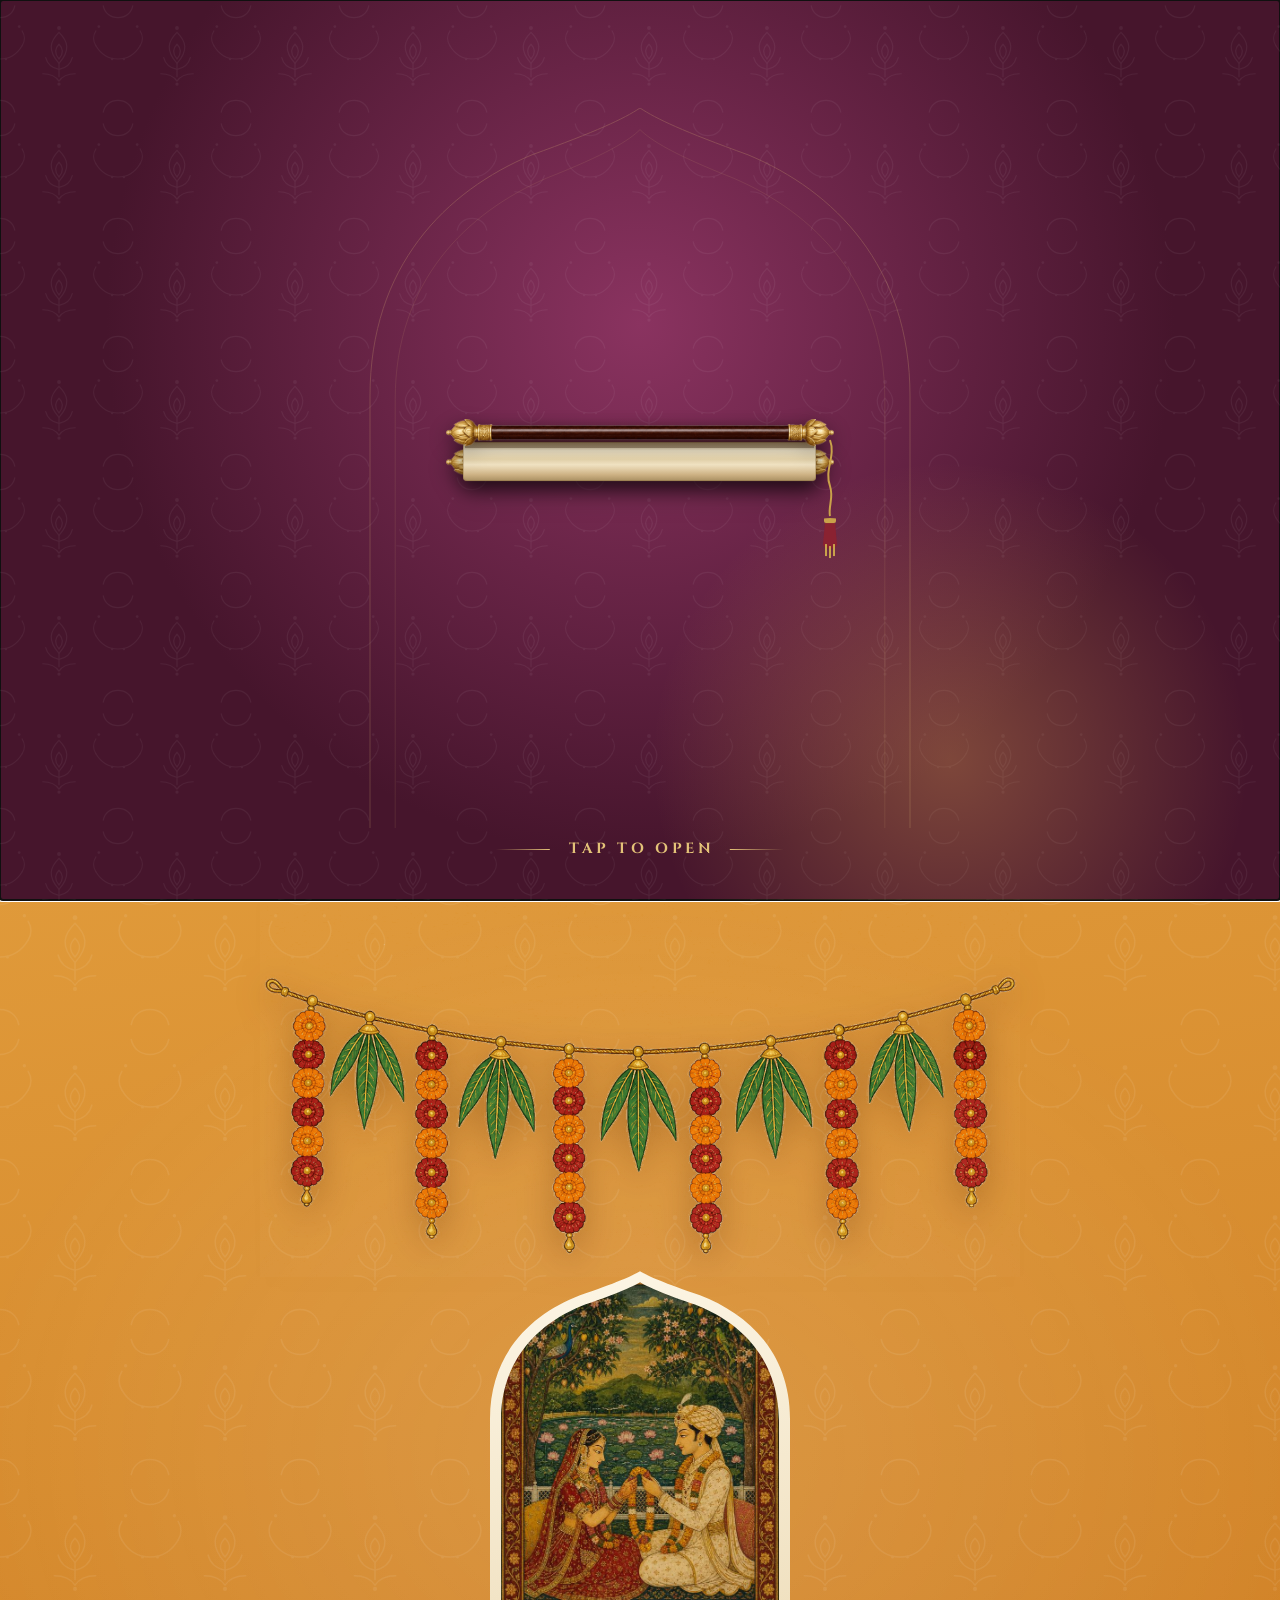
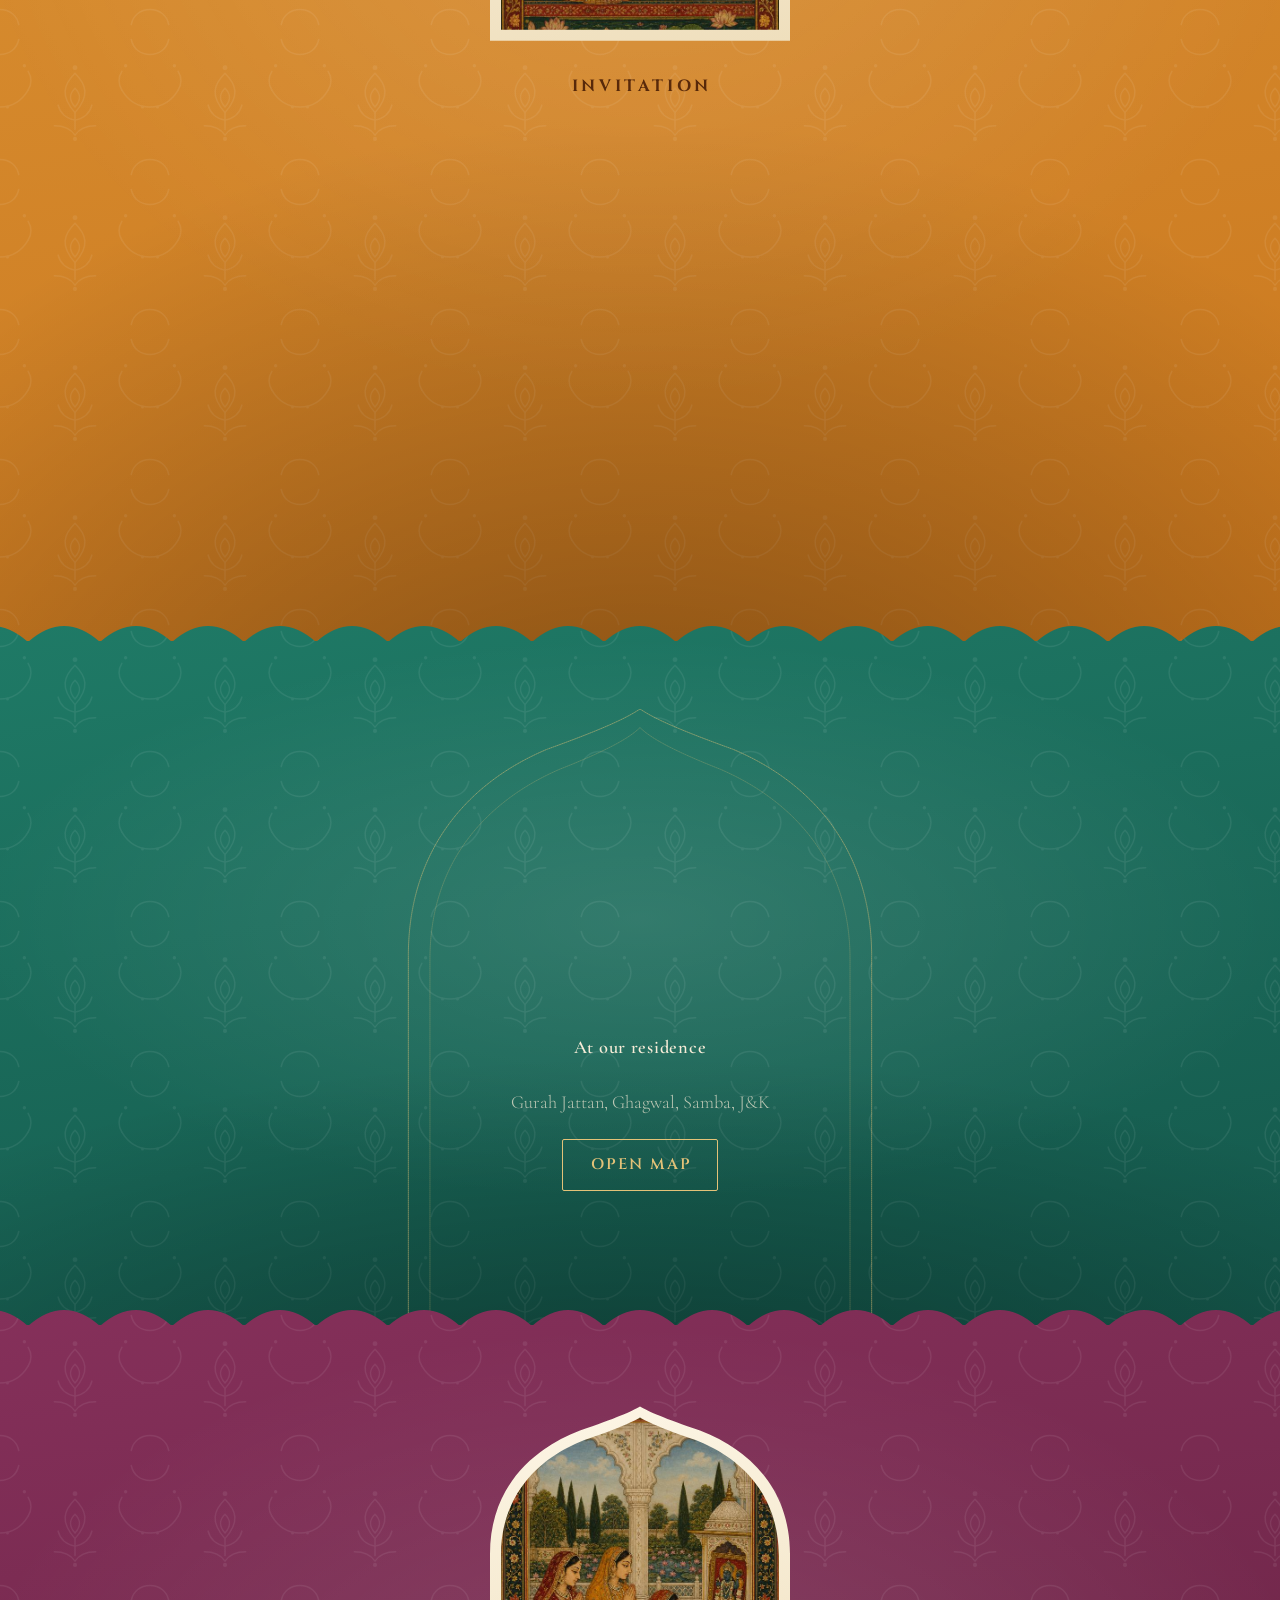
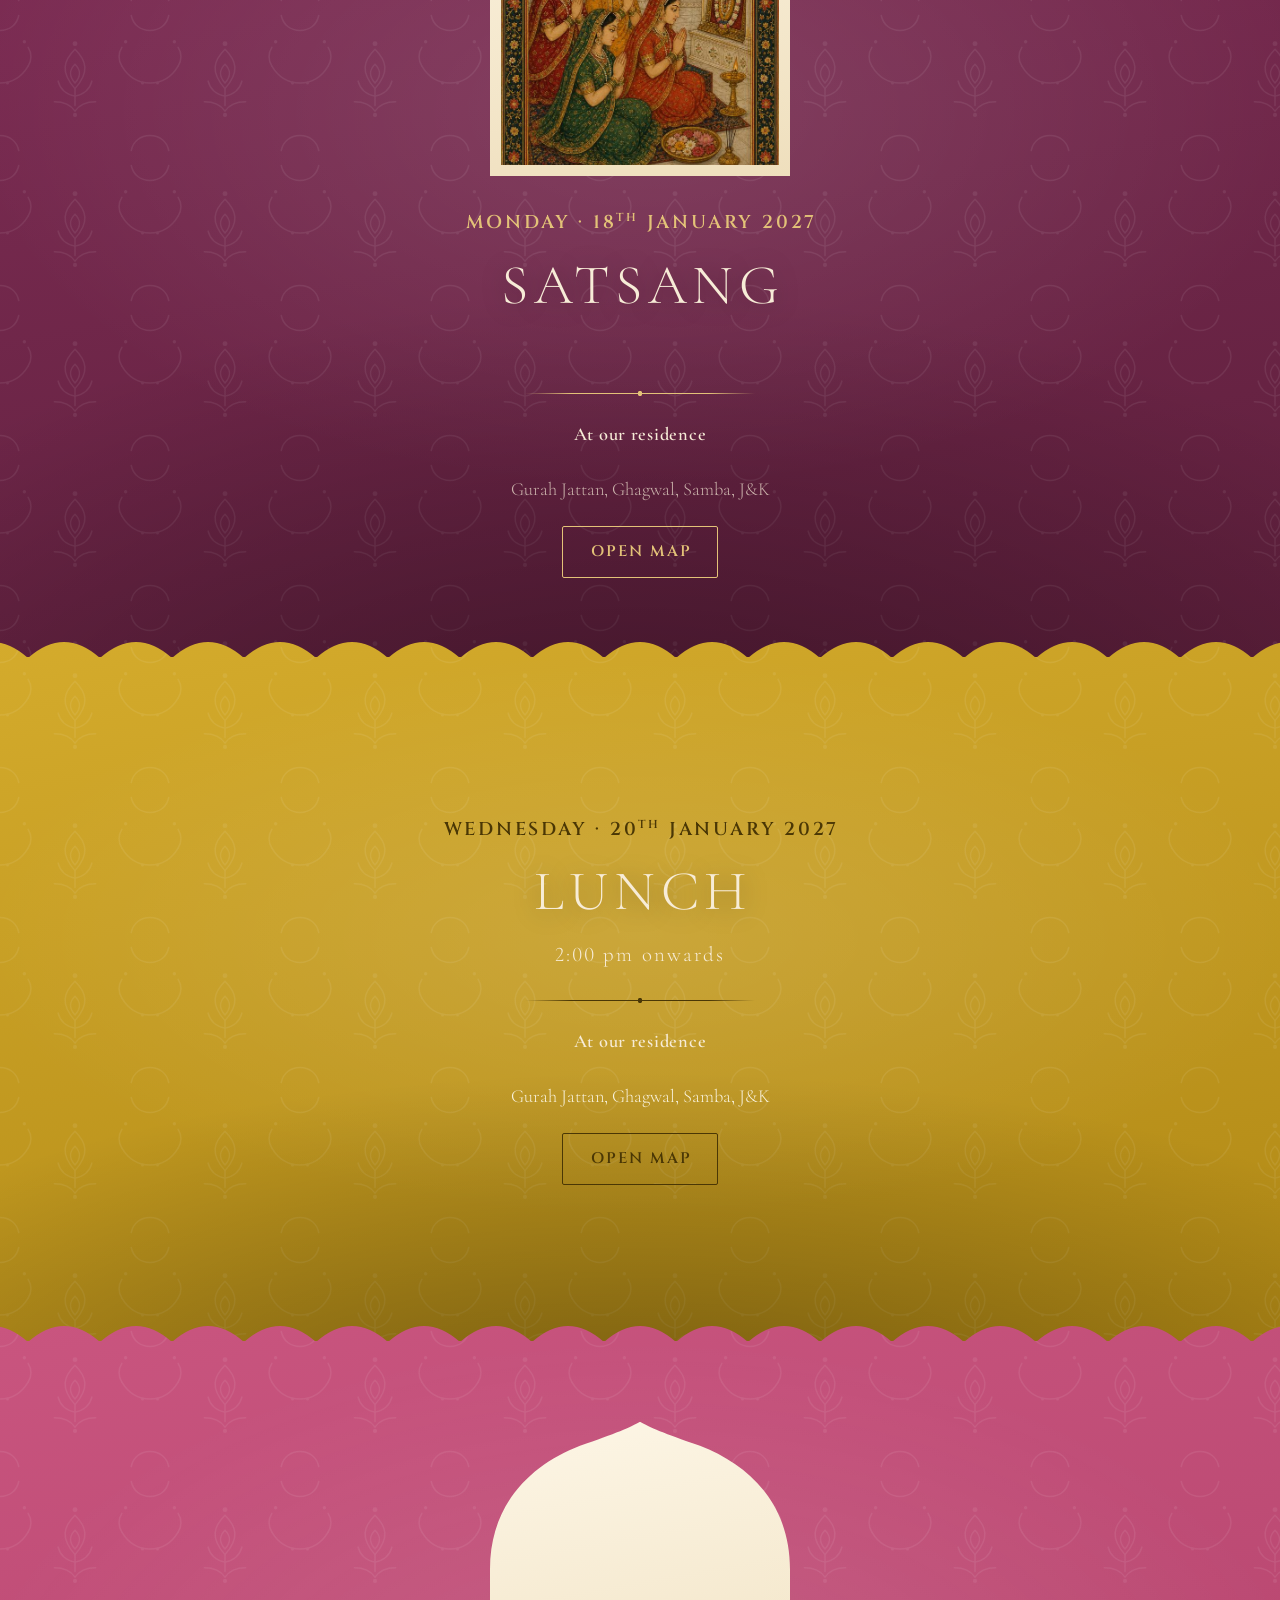
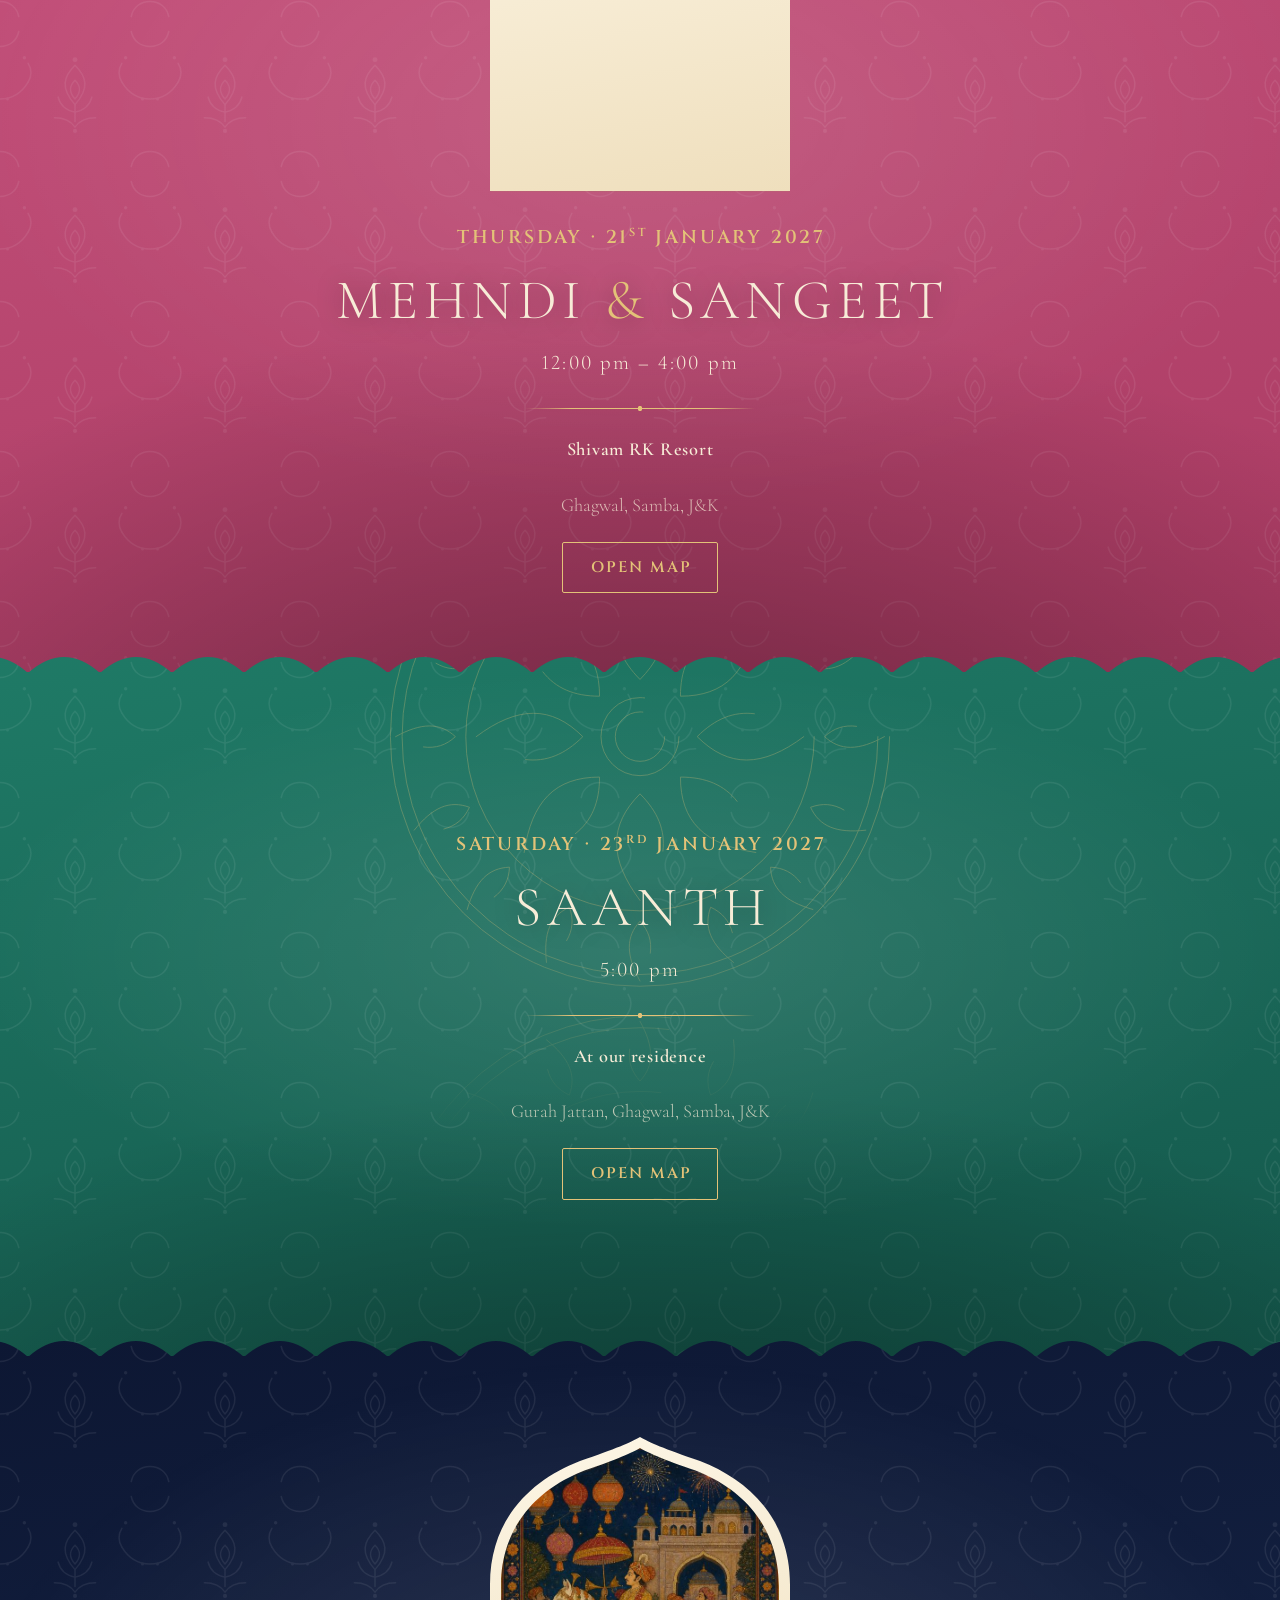
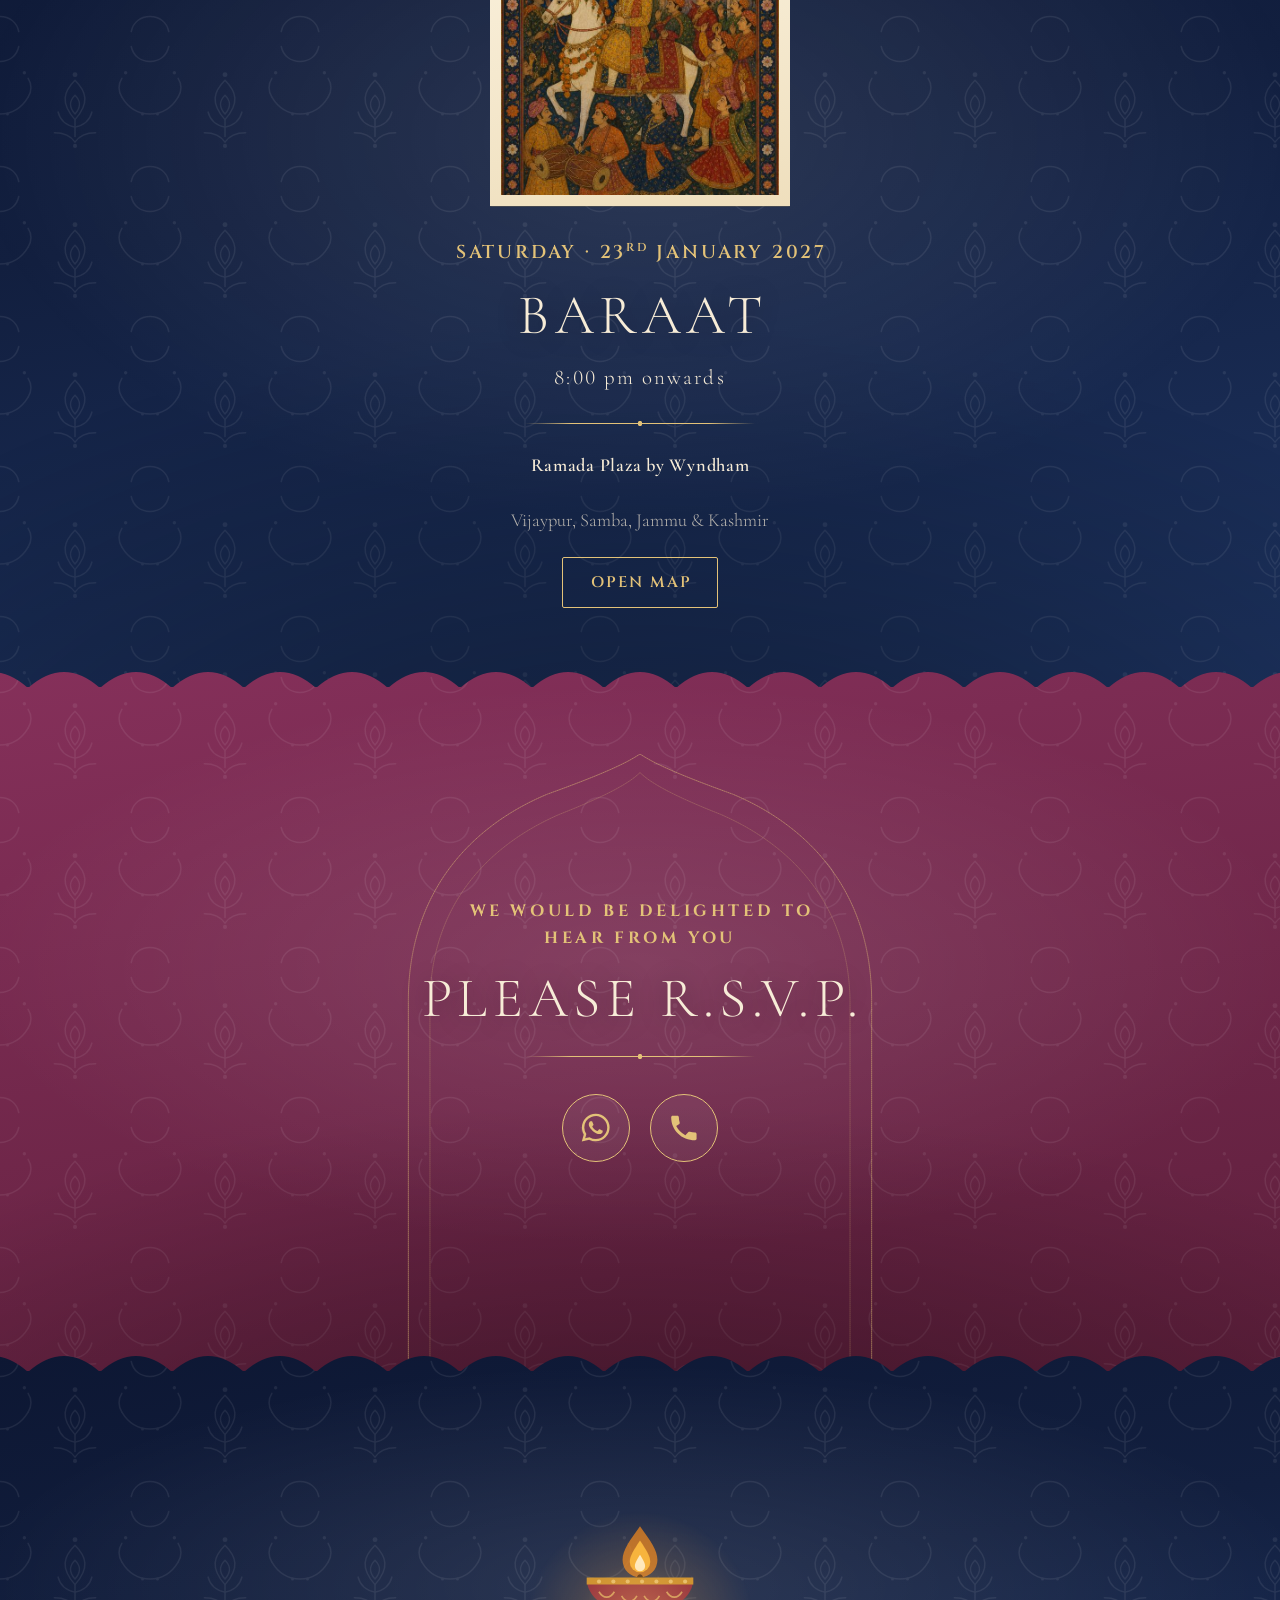
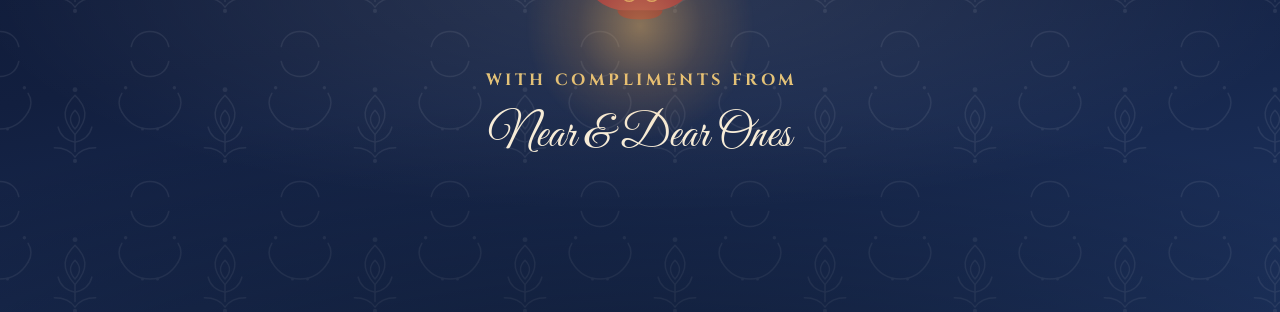
<file: index.html>
<!DOCTYPE html>
<html lang="en">
<head>
  <meta charset="UTF-8">
  <meta name="viewport" content="width=device-width, initial-scale=1">
  <title>Shivali weds Aastik · Wedding Invitation</title>
  <meta name="description" content="You are warmly invited to the wedding of Shivali & Aastik — 23rd January, 2027.">
  <meta name="robots" content="noindex, nofollow">
  <meta name="theme-color" content="#132548">
  <meta property="og:title" content="Shivali weds Aastik">
  <meta property="og:description" content="Wedding Invitation · 23rd January, 2027">
  <meta property="og:type" content="website">
  <meta property="og:url" content="https://shivam-krishana.github.io/weddinginvitation/">
  <meta property="og:image" content="https://shivam-krishana.github.io/weddinginvitation/og.jpg?v=6">
  <meta property="og:image:width" content="1200">
  <meta property="og:image:height" content="630">
  <meta property="og:image:alt" content="Wedding invitation for Shivali and Aastik, 23 January 2027">
  <meta name="twitter:card" content="summary_large_image">
  <meta name="twitter:title" content="Shivali weds Aastik">
  <meta name="twitter:description" content="Wedding Invitation · 23rd January, 2027">
  <meta name="twitter:image" content="https://shivam-krishana.github.io/weddinginvitation/og.jpg?v=6">
  <link rel="icon" href="favicon.svg" type="image/svg+xml">
  <link rel="apple-touch-icon" href="apple-touch-icon.svg">
  <link rel="preconnect" href="https://fonts.googleapis.com">
  <link rel="preconnect" href="https://fonts.gstatic.com" crossorigin>
  <link href="https://fonts.googleapis.com/css2?family=Cormorant+Garamond:ital,wght@0,300;0,400;0,600;1,300;1,400&family=Great+Vibes&family=Cinzel:wght@400;600;700&family=Tiro+Devanagari:ital@0;1&display=swap" rel="stylesheet">
  <link rel="preload" as="image" href="scroll-page.jpg">
  <link rel="preload" as="image" href="scroll-rod.png">
  <link rel="stylesheet" href="style.css?v=11">
  <!-- Closed scroll: inner copy stays hidden until unroll (Safari clip-path quirks). -->
  <style>
    html.intro-waiting body { overflow: hidden; }
    html.intro-waiting .hero,
    html.intro-waiting main { visibility: hidden; }
    .intro-scroll:not(.open) .scroll-sheet-inner { visibility: hidden; }
  </style>
</head>
<body>

  <!-- Ogee arch used to frame every painting -->
  <svg class="svg-defs" aria-hidden="true" focusable="false">
    <defs>
      <clipPath id="archClip" clipPathUnits="objectBoundingBox">
        <path d="M0 1 V0.40 C0 0.22 0.14 0.115 0.30 0.065 C0.42 0.032 0.47 0.014 0.5 0 C0.53 0.014 0.58 0.032 0.70 0.065 C0.86 0.115 1 0.22 1 0.40 V1 Z"/>
      </clipPath>
    </defs>
  </svg>

  <div class="grain" aria-hidden="true"></div>
  <div class="scroll-progress" aria-hidden="true"><i id="progressBar"></i></div>

  <!-- Hero -->
  <header class="band band--night hero">
    <div class="lanterns" id="lanterns" aria-hidden="true"></div>
    <div class="stars" aria-hidden="true"></div>
    <img class="skyline" id="skyline" src="skyline.png" alt="" aria-hidden="true">

    <div class="band-inner hero-inner" id="heroInner">
      <p class="kicker">Wedding Invitation</p>
      <p class="shubh" lang="hi">॥ शुभ विवाह ॥</p>

      <h1 class="names">
        <span>Shivali</span>
        <small>weds</small>
        <span>Aastik</span>
      </h1>

      <p class="hero-date">Saturday, 23<sup>rd</sup> January 2027</p>

      <div id="countdown" class="countdown" aria-live="polite"></div>
      <p class="countdown-label">until the celebrations begin</p>
    </div>

    <a href="#invitation" class="scroll-hint">Scroll<span aria-hidden="true">↓</span></a>
  </header>

  <main>

    <!-- Invitation -->
    <section id="invitation" class="band band--saffron band--tall">
      <img class="garland" src="garland.png" alt="" aria-hidden="true" loading="lazy" decoding="async">
      <div class="band-inner">
        <figure class="arch reveal">
          <img src="art-couple.jpg" alt="A miniature painting of a bride and groom exchanging garlands" loading="lazy" decoding="async">
        </figure>
        <p class="kicker reveal">Invitation</p>
        <p class="lead reveal">There are moments in life too joyful to celebrate alone.</p>
        <p class="reveal">With hearts full of happiness and gratitude, our family requests the honour of your presence and your affectionate blessings on the auspicious occasion of the marriage of</p>
        <p class="pair reveal">Shivali <em>&amp;</em> Aastik</p>
        <p class="reveal">as they begin their journey together, surrounded by the love of those dearest to them.</p>
        <div class="rule reveal" aria-hidden="true"></div>
      </div>
    </section>

    <!-- Celebrations -->
    <section class="band band--jade event">
      <div class="arch-line reveal" aria-hidden="true"><svg viewBox="0 0 300 400" preserveAspectRatio="xMidYMax meet"><path class="draw" d="M0 400 V160 C0 88 42 46 90 26 C126 13 141 6 150 0 C159 6 174 13 210 26 C258 46 300 88 300 160 V400"/><path class="draw" d="M14 400 V162 C14 96 54 58 98 39 C131 26 144 18 150 12 C156 18 169 26 202 39 C246 58 286 96 286 162 V400"/></svg></div>
      <div class="band-inner">
        <p class="kicker reveal">On the following occasions</p>
        <p class="when reveal">Sunday · 17<sup>th</sup> January 2027</p>
        <h2 class="event-name reveal">Ramayan Path</h2>
        <p class="event-time reveal">9:00 am onwards</p>
        <div class="rule reveal" aria-hidden="true"></div>
        <p class="venue reveal"><b>At our residence</b><br>Gurah Jattan, Ghagwal, Samba, J&amp;K</p>
        <p class="reveal"><a class="btn" target="_blank" rel="noopener" href="https://maps.app.goo.gl/sNL2cnASGPZSPWwYA">Open map</a></p>
      </div>
    </section>

    <section class="band band--plum band--tall event">
      <div class="band-inner">
        <figure class="arch reveal">
          <img src="art-satsang.jpg" alt="A miniature painting of women at prayer before a shrine" loading="lazy" decoding="async">
        </figure>
        <p class="when reveal">Monday · 18<sup>th</sup> January 2027</p>
        <h2 class="event-name reveal">Satsang</h2>
        <p class="event-time reveal">11:00 am – 3:00 pm</p>
        <div class="rule reveal" aria-hidden="true"></div>
        <p class="venue reveal"><b>At our residence</b><br>Gurah Jattan, Ghagwal, Samba, J&amp;K</p>
        <p class="reveal"><a class="btn" target="_blank" rel="noopener" href="https://maps.app.goo.gl/sNL2cnASGPZSPWwYA">Open map</a></p>
      </div>
    </section>

    <section class="band band--ochre event">
      <div class="petals" id="petals" aria-hidden="true"></div>
      <div class="band-inner">
        <p class="when reveal">Wednesday · 20<sup>th</sup> January 2027</p>
        <h2 class="event-name reveal">Lunch</h2>
        <p class="event-time reveal">2:00 pm onwards</p>
        <div class="rule reveal" aria-hidden="true"></div>
        <p class="venue reveal"><b>At our residence</b><br>Gurah Jattan, Ghagwal, Samba, J&amp;K</p>
        <p class="reveal"><a class="btn" target="_blank" rel="noopener" href="https://maps.app.goo.gl/sNL2cnASGPZSPWwYA">Open map</a></p>
      </div>
    </section>

    <section class="band band--rose band--tall event">
      <div class="band-inner">
        <figure class="arch reveal">
          <img src="art-mehndi.jpg" alt="A miniature painting of women applying mehndi in a courtyard" loading="lazy" decoding="async">
        </figure>
        <p class="when reveal">Thursday · 21<sup>st</sup> January 2027</p>
        <h2 class="event-name reveal">Mehndi <em>&amp;</em> Sangeet</h2>
        <p class="event-time reveal">12:00 pm – 4:00 pm</p>
        <div class="rule reveal" aria-hidden="true"></div>
        <p class="venue reveal"><b>Shivam RK Resort</b><br>Ghagwal, Samba, J&amp;K</p>
        <p class="reveal"><a class="btn" target="_blank" rel="noopener" href="https://maps.app.goo.gl/Z7aTw43mq8wJzPbM8">Open map</a></p>
      </div>
    </section>

    <section class="band band--jade event">
      <div class="rangoli reveal" id="rangoli" aria-hidden="true"></div>
      <div class="band-inner">
        <p class="when reveal">Saturday · 23<sup>rd</sup> January 2027</p>
        <h2 class="event-name reveal">Saanth</h2>
        <p class="event-time reveal">5:00 pm</p>
        <div class="rule reveal" aria-hidden="true"></div>
        <p class="venue reveal"><b>At our residence</b><br>Gurah Jattan, Ghagwal, Samba, J&amp;K</p>
        <p class="reveal"><a class="btn" target="_blank" rel="noopener" href="https://maps.app.goo.gl/sNL2cnASGPZSPWwYA">Open map</a></p>
      </div>
    </section>

    <section class="band band--night band--tall event">
      <div class="lanterns lanterns--sparse" id="lanterns2" aria-hidden="true"></div>
      <div class="fireworks" id="fireworks" aria-hidden="true"></div>
      <div class="band-inner">
        <figure class="arch reveal">
          <img src="art-baraat.jpg" alt="A miniature painting of a baraat procession at night" loading="lazy" decoding="async">
        </figure>
        <p class="when reveal">Saturday · 23<sup>rd</sup> January 2027</p>
        <h2 class="event-name reveal">Baraat</h2>
        <p class="event-time reveal">8:00 pm onwards</p>
        <div class="rule reveal" aria-hidden="true"></div>
        <p class="venue reveal"><b>Ramada Plaza by Wyndham</b><br>Vijaypur, Samba, Jammu &amp; Kashmir</p>
        <p class="reveal"><a class="btn" target="_blank" rel="noopener" data-map="Ramada Plaza by Wyndham - Jammu, Vijaypur, Samba, Jammu and Kashmir">Open map</a></p>
      </div>
    </section>

    <!-- RSVP -->
    <section id="rsvp" class="band band--plum">
      <div class="arch-line reveal" aria-hidden="true"><svg viewBox="0 0 300 400" preserveAspectRatio="xMidYMax meet"><path class="draw" d="M0 400 V160 C0 88 42 46 90 26 C126 13 141 6 150 0 C159 6 174 13 210 26 C258 46 300 88 300 160 V400"/><path class="draw" d="M14 400 V162 C14 96 54 58 98 39 C131 26 144 18 150 12 C156 18 169 26 202 39 C246 58 286 96 286 162 V400"/></svg></div>
      <div class="band-inner">
        <p class="kicker reveal">We would be delighted to hear from you</p>
        <h2 class="event-name reveal">Please R.S.V.P.</h2>
        <div class="rule reveal" aria-hidden="true"></div>
        <p class="reveal actions actions--icons">
          <a class="icon-btn" data-wa="919469151600" aria-label="Message us on WhatsApp">
            <svg viewBox="0 0 24 24" aria-hidden="true" focusable="false"><path d="M12.04 2A9.9 9.9 0 0 0 2.1 11.9c0 1.75.46 3.46 1.34 4.97L2 22l5.27-1.38a9.9 9.9 0 0 0 4.77 1.21h.01a9.9 9.9 0 0 0 9.94-9.9A9.9 9.9 0 0 0 12.04 2m0 18.1h-.01a8.2 8.2 0 0 1-4.18-1.14l-.3-.18-3.1.81.83-3.02-.2-.31a8.2 8.2 0 0 1-1.26-4.36 8.23 8.23 0 0 1 14.05-5.82 8.17 8.17 0 0 1 2.41 5.82 8.23 8.23 0 0 1-8.24 8.2m4.52-6.15c-.25-.12-1.47-.72-1.69-.81-.23-.08-.39-.12-.56.13-.16.24-.64.8-.78.97-.15.16-.29.18-.53.06-.25-.13-1.05-.39-1.99-1.23-.74-.66-1.23-1.47-1.38-1.71-.14-.25-.01-.38.11-.5.11-.11.25-.29.37-.43.13-.15.17-.25.25-.41.09-.17.04-.31-.02-.43-.06-.12-.56-1.34-.76-1.84-.2-.48-.4-.42-.56-.42l-.47-.01c-.16 0-.43.06-.65.3-.23.25-.86.84-.86 2.05s.88 2.38 1 2.54c.13.17 1.74 2.65 4.2 3.72.59.25 1.05.4 1.4.52.59.18 1.13.16 1.55.1.48-.07 1.47-.6 1.67-1.18.21-.58.21-1.07.15-1.18-.06-.1-.23-.16-.47-.28"/></svg>
          </a>
          <a class="icon-btn" href="tel:+919469151600" aria-label="Call us">
            <svg viewBox="0 0 24 24" aria-hidden="true" focusable="false"><path d="M6.62 10.79a15.1 15.1 0 0 0 6.59 6.59l2.2-2.2c.28-.28.68-.36 1.04-.24 1.18.39 2.45.6 3.76.6.58 0 1.05.47 1.05 1.05V20c0 .58-.47 1.05-1.05 1.05C10.4 21.05 3 13.65 3 4.46 3 3.88 3.47 3.4 4.05 3.4h3.42c.58 0 1.05.48 1.05 1.06 0 1.31.21 2.58.6 3.76.11.36.03.76-.25 1.04z"/></svg>
          </a>
        </p>
      </div>
    </section>
  </main>

  <footer class="band band--night">
    <div class="embers" id="embers" aria-hidden="true"></div>
    <div class="band-inner">
      <div class="diya reveal">
        <span class="diya-halo" aria-hidden="true"></span>
        <svg viewBox="0 0 160 120" aria-hidden="true" focusable="false">
          <g class="diya-flame">
            <path class="flame-outer" d="M80 6c10 14 17 23 17 33a17 17 0 0 1-34 0c0-10 7-19 17-33z"/>
            <path class="flame-mid" d="M80 20c6 9 10 15 10 21a10 10 0 0 1-20 0c0-6 4-12 10-21z"/>
            <path class="flame-inner" d="M80 34c3 5 5 8 5 11a5 5 0 0 1-10 0c0-3 2-6 5-11z"/>
          </g>
          <path class="diya-wick" d="M77 56c1-4 5-4 6 0 1 4-7 4-6 0z"/>
          <path class="diya-oil" d="M34 62h92c-2 5-22 9-46 9s-44-4-46-9z"/>
          <path class="diya-bowl" d="M28 60h104c-3 19-22 30-52 30S31 79 28 60z"/>
          <path class="diya-rim" d="M28 56h104v7H28z"/>
          <g class="diya-dots">
            <circle cx="40" cy="60" r="2"/><circle cx="54" cy="60" r="2"/><circle cx="68" cy="60" r="2"/>
            <circle cx="82" cy="60" r="2"/><circle cx="96" cy="60" r="2"/><circle cx="110" cy="60" r="2"/>
            <circle cx="124" cy="60" r="2"/>
          </g>
          <g class="diya-scallop">
            <path d="M40 70c4 7 11 7 15 0M62 74c4 7 11 7 15 0M84 74c4 7 11 7 15 0M106 70c4 7 11 7 15 0"/>
          </g>
          <path class="diya-base" d="M58 88h44c0 6-9 9-22 9s-22-3-22-9z"/>
        </svg>
      </div>
      <p class="kicker reveal">With Compliments From</p>
      <p class="compliments-name reveal">Near &amp; Dear Ones</p>
    </div>
  </footer>

  <script src="script.js?v=11"></script>
</body>
</html>
</file>
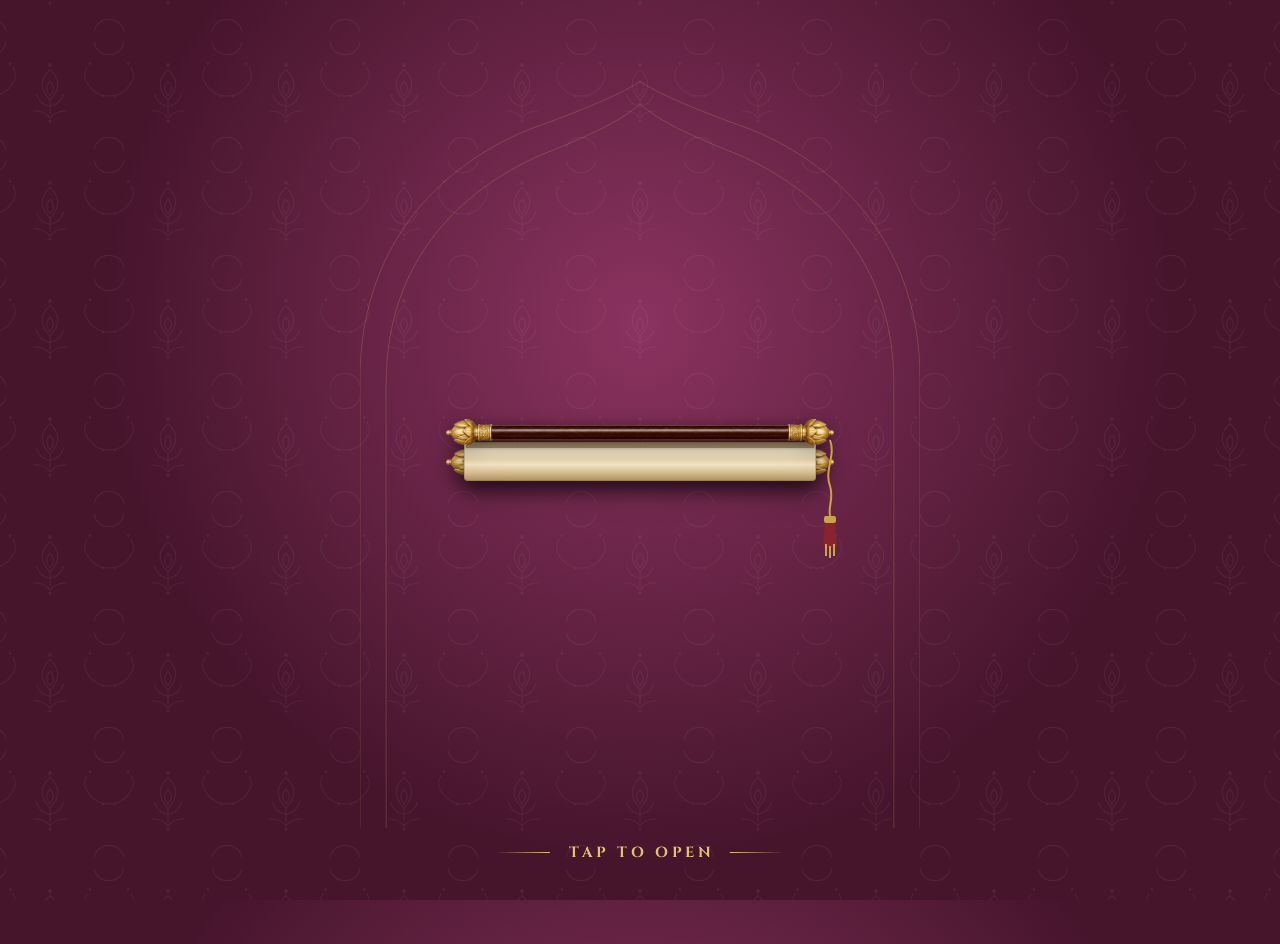
<file: scroll.html>
<!DOCTYPE html>
<html lang="en">
<head>
  <meta charset="utf-8">
  <meta name="viewport" content="width=device-width, initial-scale=1">
  <meta name="robots" content="noindex">
  <title>Scroll opening — prototype</title>

  <!-- Mirrors the live opening on index.html, but tap toggles roll up/down for comparison. -->

  <link rel="preconnect" href="https://fonts.googleapis.com">
  <link rel="preconnect" href="https://fonts.gstatic.com" crossorigin>
  <link href="https://fonts.googleapis.com/css2?family=Cormorant+Garamond:wght@300;400;600&family=Great+Vibes&family=Cinzel:wght@400;600;700&family=Tiro+Devanagari&display=swap" rel="stylesheet">

  <style>
    :root {
      /* Plum aubergine — matches the live invitation cover */
      --ground: #46152c;
      --ground-2: #8a3360;
      --gold: #e3c278;
      --cream: #f7ecd7;

      /* The sheet drives everything: the rods are sized and placed off it.
         Height is capped first so the rods always clear a short viewport, then
         the width follows from the page artwork's 2:3 aspect. */
      --h: min(calc(min(72vw, 340px) * 1.5), 62svh);
      --w: calc(var(--h) / 1.5);
      --rw: calc(var(--w) * 1.14);
      --rh: calc(var(--rw) / 14.06);  /* the rod artwork is 900 x 64 */
      --unroll: 1.5s cubic-bezier(.22, .72, .24, 1);
    }

    * { box-sizing: border-box; }

    body {
      margin: 0;
      min-height: 100svh;
      display: grid;
      place-items: center;
      font-family: "Cormorant Garamond", serif;
      background:
        radial-gradient(circle at 50% 36%, var(--ground-2), var(--ground) 62%),
        var(--ground);
      overflow: hidden;
    }
    /* The same watermark the bands inside the invitation use */
    body::before {
      content: "";
      position: fixed;
      inset: 0;
      background: url("damask.svg") center / 118px 118px repeat;
      opacity: .055;
      pointer-events: none;
    }

    /* Alternate grounds: scroll.html?bg=jade | maroon | night */
    body.bg-jade   { --ground: #0c3a32; --ground-2: #1a6a59; }
    body.bg-maroon { --ground: #3d1016; --ground-2: #7e2330; }
    body.bg-night  { --ground: #121f3f; --ground-2: #1d3360; }

    .stage {
      position: relative;
      width: 100%;
      height: 100svh;
      border: 0;
      background: none;
      cursor: pointer;
      -webkit-tap-highlight-color: transparent;
    }

    /* A faint palace niche behind the scroll, as on the envelope cover */
    .niche {
      position: absolute;
      left: 50%;
      bottom: 4.5rem;
      width: min(92vw, 560px);
      height: 86%;
      margin-left: calc(min(92vw, 560px) / -2);
      opacity: .2;
      pointer-events: none;
    }
    .niche svg { width: 100%; height: 100%; }
    .niche path { fill: none; stroke: var(--gold); stroke-width: 1; vector-effect: non-scaling-stroke; }

    /* ---------- The scroll ---------- */
    .scroll {
      position: absolute;
      left: 50%;
      top: 50%;
      width: var(--w);
      height: var(--h);
      margin: calc(var(--h) / -2) 0 0 calc(var(--w) / -2);
      transform: translateY(calc(var(--h) / 2 - var(--rh) * 0.58));
      transition: transform var(--unroll);
    }
    .scroll.open { transform: translateY(0); }

    .sheet {
      position: absolute;
      inset: 0;
      /* Clipped rather than resized, so the artwork never stretches */
      clip-path: inset(0 0 100% 0);
      transition: clip-path var(--unroll);
      filter: drop-shadow(0 20px 40px rgba(0, 0, 0, .5));
    }
    .scroll.open .sheet { clip-path: inset(0 0 0 0); }

    .sheet-inner {
      position: absolute;
      inset: 0;
      background: #efe0bd url("scroll-page.jpg") center / cover no-repeat;
      display: flex;
      flex-direction: column;
      align-items: center;
      justify-content: center;
      gap: .3rem;
      padding: 15% 12%;
      text-align: center;
      color: #3a2410;
    }

    .eyebrow {
      margin: 0;
      font-family: "Cinzel", serif;
      font-size: max(9.5px, calc(var(--w) * .036));
      font-weight: 700;
      letter-spacing: .24em;
      text-indent: .24em;
      text-transform: uppercase;
      color: #8a2231;
    }
    .shubh {
      margin: .5rem 0 0;
      font-family: "Tiro Devanagari", serif;
      font-size: max(12px, calc(var(--w) * .046));
      color: #7c1e38;
    }
    .names {
      margin: .2rem 0 0;
      font-family: "Great Vibes", cursive;
      font-size: max(26px, calc(var(--w) * .105));
      font-weight: 400;
      line-height: 1.15;
      color: #2f1d0c;
    }
    .names span { font-family: "Cinzel", serif; font-size: .42em; color: #9a7217; }
    .rule { width: 62%; height: 14px; margin: .5rem 0; }
    .rule path { fill: none; stroke: #9a7217; stroke-width: 1.1; }
    .date {
      margin: 0;
      font-family: "Cinzel", serif;
      font-size: max(11px, calc(var(--w) * .042));
      font-weight: 600;
      letter-spacing: .14em;
      text-indent: .14em;
      color: #5a3a16;
    }

    /* Both rods are the same piece of artwork; the lower one travels. */
    .rod {
      position: absolute;
      left: 50%;
      width: var(--rw);
      height: var(--rh);
      margin-left: calc(var(--rw) / -2);
      background: url("scroll-rod.png") center / 100% 100% no-repeat;
      filter: drop-shadow(0 6px 10px rgba(0, 0, 0, .45));
    }
    .rod--top { top: calc(var(--rh) * -0.55); z-index: 4; }
    .rod--bot {
      top: calc(var(--rh) * 0.52);
      z-index: 2;
      transition: transform var(--unroll);
    }
    /* Travels a rod's width short of the full sheet, so it ends up straddling
       the paper's bottom edge rather than hanging below it. */
    .scroll.open .rod--bot { transform: translateY(calc(var(--h) - var(--rh) * 0.7)); }
    .rod--bot::after {
      content: "";
      position: absolute;
      left: 4.5%;
      right: 4.5%;
      top: calc(var(--rh) * -0.22);
      height: calc(var(--rh) * 1.42);
      z-index: -1;
      border-radius: 4px;
      background: linear-gradient(to bottom,
        #bda279, #f4e8cc 22%, #e9d7ae 44%, #f2e4c4 58%, #cdb183 84%, #a98f62);
      box-shadow:
        0 8px 18px rgba(0, 0, 0, .45),
        inset 0 0 0 1px rgba(124, 90, 40, .3);
      transform-origin: center;
      transition: transform var(--unroll), opacity var(--unroll);
    }
    .scroll.open .rod--bot::after { transform: scaleY(.12); opacity: .5; }

    /* The shadow the paper casts as it comes off the roll */
    .rod--bot::before {
      content: "";
      position: absolute;
      left: 5%;
      right: 5%;
      bottom: 100%;
      height: calc(var(--rh) * 1.1);
      background: linear-gradient(to top, rgba(60, 34, 10, .38), transparent);
      pointer-events: none;
    }

    /* A tasselled cord hung off the upper rod */
    .cord {
      position: absolute;
      top: calc(var(--rh) * 0.2);
      right: calc(var(--rw) * -0.085);
      width: 26px;
      height: calc(var(--h) * 0.42);
      z-index: 4;
      pointer-events: none;
    }
    .cord svg { width: 100%; height: 100%; overflow: visible; }
    .cord .thread { fill: none; stroke: #c9a24a; stroke-width: 2; }
    .cord .tassel { fill: #8a2231; }
    .cord .band { fill: #c9a24a; }

    /* ---------- Hint ---------- */
    .hint {
      position: absolute;
      left: 50%;
      bottom: 2.4rem;
      transform: translateX(-50%);
      display: flex;
      align-items: center;
      gap: 1rem;
      margin: 0;
      font-family: "Cinzel", serif;
      font-size: .92rem;
      font-weight: 700;
      letter-spacing: .24em;
      text-indent: .24em;
      text-transform: uppercase;
      color: var(--gold);
    }
    .hint::before,
    .hint::after {
      content: "";
      width: clamp(26px, 9vw, 54px);
      height: 1px;
      background: linear-gradient(90deg, transparent, var(--gold));
    }
    .hint::after { transform: scaleX(-1); }

    @media (prefers-reduced-motion: reduce) {
      .sheet, .rod--bot { transition: none; }
    }
  </style>
</head>

<body>
  <button class="stage" type="button" id="stage" aria-label="Open the invitation">
    <div class="niche" aria-hidden="true">
      <svg viewBox="0 0 300 400" preserveAspectRatio="xMidYMax meet">
        <path d="M0 400 V160 C0 88 42 46 90 26 C126 13 141 6 150 0 C159 6 174 13 210 26 C258 46 300 88 300 160 V400"/>
        <path d="M14 400 V162 C14 96 54 58 98 39 C131 26 144 18 150 12 C156 18 169 26 202 39 C246 58 286 96 286 162 V400"/>
      </svg>
    </div>

    <div class="scroll" id="scroll">
      <div class="sheet" aria-hidden="true">
        <div class="sheet-inner">
          <p class="eyebrow">You are invited</p>
          <p class="shubh" lang="hi">॥ शुभ विवाह ॥</p>
          <p class="names">Shivali <span>&amp;</span> Aastik</p>
          <svg class="rule" viewBox="0 0 160 14" aria-hidden="true" focusable="false">
            <path d="M0 7 H58 M102 7 H160"/>
            <path d="M80 1 C87 5 88 8 80 13 C72 8 73 5 80 1 Z"/>
            <path d="M66 7 C71 3 76 4 79 7 M94 7 C89 3 84 4 81 7"/>
          </svg>
          <p class="date">23 January 2027</p>
        </div>
      </div>

      <div class="rod rod--top" aria-hidden="true"></div>
      <div class="rod rod--bot" aria-hidden="true"></div>

      <div class="cord" aria-hidden="true">
        <svg viewBox="0 0 26 120" preserveAspectRatio="xMidYMin meet">
          <path class="thread" d="M13 0 C19 16 7 30 13 46 C17 58 11 66 13 76"/>
          <rect class="band" x="7" y="76" width="12" height="7" rx="2"/>
          <path class="tassel" d="M8 83 H18 L20 104 C20 110 6 110 6 104 Z"/>
          <path class="thread" d="M9 104 V116 M13 106 V118 M17 104 V116"/>
        </svg>
      </div>
    </div>

    <p class="hint" id="hint"><span>Tap to open</span></p>
  </button>

  <script>
    (() => {
      // Only a fixed set of grounds is honoured, so nothing from the query
      // string ever reaches the DOM as a class name.
      const grounds = ["jade", "maroon", "night"];
      const bg = new URLSearchParams(location.search).get("bg");
      if (grounds.includes(bg)) document.body.classList.add("bg-" + bg);

      const stage = document.getElementById("stage");
      const scroll = document.getElementById("scroll");
      const hint = document.querySelector("#hint span");

      stage.addEventListener("click", () => {
        const open = scroll.classList.toggle("open");
        hint.textContent = open ? "Tap to roll up" : "Tap to open";
      });
    })();
  </script>
</body>
</html>
</file>
<file: style.css>
:root {
  /* Jewel-toned bands, each one a full-bleed section */
  --night: #121f3f;
  --night-2: #1d3360;
  --saffron: #c9761d;
  --saffron-2: #e09a3a;
  --jade: #14574b;
  --jade-2: #1f7a66;
  --rose: #a93a62;
  --rose-2: #c9557f;
  --plum: #5e1f3c;
  --plum-2: #85305a;
  --ochre: #b08815;
  --ochre-2: #d4ab2c;

  --cream: #f7ecd7;
  --cream-dim: rgba(247, 236, 215, .72);
  --gold: #e3c278;
  --gold-deep: #b98f2e;
  /* Per-band ink: light bands override this so small caps stay readable */
  --accent: var(--gold);
  --accent-ink: #2a1b06;

  /* Opening scroll — height capped first so rods clear a short viewport */
  --scroll-h: min(calc(min(72vw, 340px) * 1.5), 62svh);
  --scroll-w: calc(var(--scroll-h) / 1.5);
  --scroll-rw: calc(var(--scroll-w) * 1.14);
  --scroll-rh: calc(var(--scroll-rw) / 14.06);
  --scroll-unroll: 1.65s cubic-bezier(.2, .78, .22, 1);
}

* { box-sizing: border-box; margin: 0; padding: 0; }
html { scroll-behavior: smooth; }

body {
  font-family: "Cormorant Garamond", Georgia, serif;
  font-weight: 300;
  font-size: 1.15rem;
  line-height: 1.65;
  color: var(--cream);
  background: var(--night);
  text-align: center;
  font-variant-numeric: lining-nums;
  -webkit-font-smoothing: antialiased;
}

.svg-defs { position: absolute; width: 0; height: 0; overflow: hidden; }

/* Canvas grain over the whole page, so every band reads as painted board */
.grain {
  position: fixed;
  inset: 0;
  z-index: 40;
  pointer-events: none;
  opacity: .5;
  mix-blend-mode: overlay;
  background-image: url("data:image/svg+xml,%3Csvg xmlns='http://www.w3.org/2000/svg' width='180' height='180'%3E%3Cfilter id='n'%3E%3CfeTurbulence type='fractalNoise' baseFrequency='.85' numOctaves='3'/%3E%3C/filter%3E%3Crect width='180' height='180' filter='url(%23n)' opacity='.42'/%3E%3C/svg%3E");
}

/* A full-screen blend layer forces the whole viewport to re-composite on
   every frame, which the envelope fold can feel. It is not visible behind
   the intro anyway, so it stands down until the overlay is gone. */
body.locked .grain { display: none; }

.scroll-progress {
  position: fixed;
  top: 0; left: 0; right: 0;
  height: 3px;
  z-index: 50;
  background: rgba(0, 0, 0, .25);
  pointer-events: none;
}
.scroll-progress i {
  display: block;
  height: 100%;
  width: 100%;
  transform: scaleX(0);
  transform-origin: 0 50%;
  background: linear-gradient(90deg, var(--gold-deep), var(--gold) 55%, #fff1cd);
  box-shadow: 0 0 12px rgba(227, 194, 120, .7);
  will-change: transform;
}

/* ---------- Bands ---------- */
.band {
  position: relative;
  overflow: hidden;
  min-height: 78vh;
  display: grid;
  place-items: center;
  padding: 5rem 1.5rem;
  isolation: isolate;
}
.band--tall { min-height: 100vh; }

/* Each band after the hero is cut into a shallow arcade of arches along its
   top edge and pulled up over the band above, so colours meet on a scallop
   instead of a straight line. */
.band:not(.hero) {
  margin-top: -18px;
  padding-top: calc(5rem + 18px);
  -webkit-mask-image:
    url("data:image/svg+xml,%3Csvg xmlns='http://www.w3.org/2000/svg' width='72' height='18'%3E%3Cpath d='M0 18 Q36 -14 72 18 Z' fill='%23000'/%3E%3C/svg%3E"),
    linear-gradient(#000, #000);
  mask-image:
    url("data:image/svg+xml,%3Csvg xmlns='http://www.w3.org/2000/svg' width='72' height='18'%3E%3Cpath d='M0 18 Q36 -14 72 18 Z' fill='%23000'/%3E%3C/svg%3E"),
    linear-gradient(#000, #000);
  -webkit-mask-size: 72px 18px, 100% calc(100% - 17px);
  mask-size: 72px 18px, 100% calc(100% - 17px);
  -webkit-mask-position: top center, bottom center;
  mask-position: top center, bottom center;
  -webkit-mask-repeat: repeat-x, no-repeat;
  mask-repeat: repeat-x, no-repeat;
}

/* Tonal damask watermark + a painted vignette on every band */
.band::before,
.band::after {
  content: "";
  position: absolute;
  inset: 0;
  z-index: -1;
  pointer-events: none;
}
.band::before {
  background-image: url("damask.svg");
  background-size: 150px 150px;
  opacity: .075;
}
.band::after {
  background:
    radial-gradient(ellipse 85% 65% at 50% 42%, rgba(255, 255, 255, .11) 0, transparent 62%),
    radial-gradient(ellipse 120% 90% at 50% 120%, rgba(0, 0, 0, .4) 0, transparent 65%);
}

.band--night { background: linear-gradient(170deg, #0d1733 0%, var(--night) 45%, var(--night-2) 100%); }
.band--saffron { background: linear-gradient(170deg, var(--saffron-2) 0%, var(--saffron) 100%); }
.band--jade { background: linear-gradient(170deg, var(--jade-2) 0%, var(--jade) 100%); }
.band--rose { background: linear-gradient(170deg, var(--rose-2) 0%, var(--rose) 100%); }
.band--plum { background: linear-gradient(170deg, var(--plum-2) 0%, var(--plum) 100%); }
.band--ochre { background: linear-gradient(170deg, var(--ochre-2) 0%, var(--ochre) 100%); }

/* Gold disappears against the warm light bands, so those use a deep ink instead */
.band--saffron { --accent: #58290a; --accent-ink: #fbeed4; --cream-dim: rgba(255, 250, 240, .9); }
.band--ochre { --accent: #4a3705; --accent-ink: #fdf6dd; --cream-dim: rgba(255, 252, 240, .9); }

.band-inner {
  position: relative;
  z-index: 1;
  width: min(100%, 620px);
  display: flex;
  flex-direction: column;
  align-items: center;
  gap: 1rem;
}
.band-inner > p { max-width: 36ch; }

/* ---------- Type ---------- */
.kicker {
  font-family: "Cinzel", serif;
  font-size: clamp(.92rem, 2.6vw, 1.02rem);
  font-weight: 700;
  letter-spacing: .22em;
  text-indent: .22em;
  text-transform: uppercase;
  color: var(--accent);
}
.shubh {
  font-family: "Tiro Devanagari", serif;
  font-size: 1.05rem;
  color: var(--cream-dim);
  letter-spacing: .05em;
}
.lead { font-style: italic; color: var(--cream-dim); font-size: 1.2rem; }

.names {
  display: flex;
  flex-direction: column;
  align-items: center;
  font-weight: 300;
  line-height: 1;
  margin: .6rem 0 .2rem;
}
.names span {
  font-size: clamp(2.9rem, 13vw, 5.4rem);
  letter-spacing: .1em;
  text-indent: .1em;
  text-transform: uppercase;
  text-shadow: 0 2px 30px rgba(0, 0, 0, .45);
}
.names small {
  display: flex;
  align-items: center;
  gap: .9rem;
  font-family: "Cinzel", serif;
  font-size: .86rem;
  font-weight: 400;
  letter-spacing: .42em;
  text-indent: .42em;
  text-transform: uppercase;
  color: var(--accent);
  margin: .7rem 0;
}
.names small::before, .names small::after {
  content: "";
  width: clamp(30px, 11vw, 64px);
  height: 1px;
  background: linear-gradient(90deg, transparent, var(--accent));
}
.names small::after { transform: scaleX(-1); }

.hero-date { font-size: 1.25rem; letter-spacing: .14em; color: var(--cream-dim); }
.hero-date sup, .when sup { font-size: .62em; }

.event-name {
  font-weight: 300;
  font-size: clamp(2.1rem, 8.5vw, 3.5rem);
  line-height: 1.08;
  letter-spacing: .1em;
  text-indent: .1em;
  text-transform: uppercase;
  text-shadow: 0 2px 26px rgba(0, 0, 0, .4);
}
.event-name em { font-style: normal; color: var(--accent); }
.event-time { font-size: 1.3rem; letter-spacing: .1em; color: var(--cream); }
.when {
  font-family: "Cinzel", serif;
  font-size: clamp(1rem, 3vw, 1.16rem);
  font-weight: 600;
  letter-spacing: .15em;
  text-indent: .15em;
  text-transform: uppercase;
  color: var(--accent);
}
.venue { color: var(--cream-dim); line-height: 1.5; }
.venue b { display: block; font-weight: 600; color: var(--cream); letter-spacing: .04em; }

.pair {
  font-family: "Great Vibes", cursive;
  font-size: clamp(2.6rem, 11vw, 4rem);
  line-height: 1.15;
  margin: .3rem 0;
}
.pair em { font-style: normal; font-size: .5em; color: var(--accent); vertical-align: middle; }

.rule {
  width: min(70%, 230px);
  height: 11px;
  margin: .4rem 0;
  background:
    linear-gradient(90deg, transparent, var(--accent) 20%, var(--accent) 80%, transparent) center / 100% 1px no-repeat,
    radial-gradient(circle at 50% 50%, var(--accent) 2.4px, transparent 2.6px) center / 100% 100% no-repeat;
  opacity: .85;
}

/* ---------- Arch-framed paintings ---------- */
.arch {
  width: min(74%, 300px);
  margin-bottom: 1rem;
  padding: 11px;
  background: linear-gradient(170deg, #fdf6e6, #efdfbd);
  clip-path: url(#archClip);
  filter:
    drop-shadow(0 0 1.5px rgba(227, 194, 120, .95))
    drop-shadow(0 26px 44px rgba(0, 0, 0, .42));
}
/* The paintings are portrait; cropping them to 4:5 keeps a whole band
   (arch plus heading plus details) inside one screen. */
.arch img {
  display: block;
  width: 100%;
  aspect-ratio: 4 / 5;
  object-fit: cover;
  object-position: 50% 32%;
  clip-path: url(#archClip);
}

/* ---------- Band ornaments ---------- */

/* Bands without a painting get a drawn ogee arch instead, echoing the frames
   around the paintings rather than boxing the text in a rectangle. */
.arch-line.reveal {
  position: absolute;
  left: 50%;
  bottom: 0;
  width: min(94vw, 640px);
  height: min(88%, 660px);
  margin-left: calc(min(94vw, 640px) / -2);
  z-index: 0;
  pointer-events: none;
  opacity: 0;
  transform: none;
  transition: opacity 1.4s ease;
}
.arch-line.reveal.in { opacity: .5; transform: none; }
.arch-line svg { width: 100%; height: 100%; }
.arch-line .draw { transition: stroke-dashoffset 2.8s cubic-bezier(.3, .7, .3, 1); }
.arch-line .draw + .draw { stroke-opacity: .5; transition-delay: .25s; }

/* Real marigold toran, hung across the top of the invitation band */
.garland {
  position: absolute;
  top: 0;
  left: 0;
  right: 0;
  width: 100%;
  max-width: 760px;
  height: auto;
  margin: 0 auto;
  z-index: 0;
  pointer-events: none;
  transform-origin: 50% 0;
  filter: drop-shadow(0 10px 16px rgba(90, 40, 0, .3));
  animation: garlandSway 9s ease-in-out infinite alternate;
}
/* The band opens with the garland, so the invitation starts below it */
.band.band--saffron { padding-top: calc(min(100vw, 760px) * 0.47 + 2rem); }

/* Brass kalash standing on the lower rule of the framed band */
.kalash.reveal {
  position: absolute;
  left: 50%;
  bottom: clamp(16px, 3.2vw, 38px);
  width: clamp(78px, 13vw, 128px);
  height: auto;
  margin-left: calc(clamp(78px, 13vw, 128px) / -2);
  z-index: 0;
  pointer-events: none;
  opacity: 0;
  transform: translateY(14px);
  filter: drop-shadow(0 8px 16px rgba(0, 0, 0, .4));
}
.kalash.reveal.in { opacity: 1; transform: none; }

/* Drawn ornaments: pathLength="1" lets one dash rule draw every shape */
.draw {
  fill: none;
  stroke: var(--gold);
  stroke-width: 1;
  stroke-linecap: round;
  stroke-linejoin: round;
  vector-effect: non-scaling-stroke;
  stroke-dasharray: 1;
  stroke-dashoffset: 1;
}
.in .draw { stroke-dashoffset: 0; }

/* .reveal is the observer's hook; these need to beat its opacity rules */
.rangoli.reveal {
  position: absolute;
  top: 50%; left: 50%;
  width: min(92vw, 520px);
  aspect-ratio: 1;
  z-index: 0;
  pointer-events: none;
  opacity: 0;
  transform: translate(-50%, -50%);
  transition: opacity 1.6s ease;
  /* Only the upper half is wanted: the lower arcs crowded the venue lines */
  -webkit-mask-image: linear-gradient(to bottom, #000 0 42%, transparent 62%);
  mask-image: linear-gradient(to bottom, #000 0 42%, transparent 62%);
}
.rangoli.reveal.in { opacity: .34; transform: translate(-50%, -50%); }
.rangoli svg { width: 100%; height: 100%; }
.rangoli .draw { stroke-opacity: .85; transition: stroke-dashoffset 3.4s cubic-bezier(.3, .7, .3, 1); }

/* Marigold petals */
.petals { position: absolute; inset: 0; z-index: 0; overflow: hidden; pointer-events: none; }
.petals i {
  position: absolute;
  top: -8%;
  border-radius: 60% 60% 55% 55% / 70% 70% 40% 40%;
  background: radial-gradient(circle at 35% 30%, #ffe3a0, #f0a33c 60%, #c96f17);
  opacity: .85;
  will-change: transform;
  animation: petalFall linear infinite, petalSway ease-in-out infinite alternate;
}

/* Fireworks */
.fireworks { position: absolute; inset: 0; z-index: 0; overflow: hidden; pointer-events: none; }
.fireworks i {
  position: absolute;
  width: 2.5px;
  height: 2.5px;
  border-radius: 50%;
  background: transparent;
  opacity: 0;
  will-change: transform, opacity;
  animation: burst 4.6s linear infinite;
}

/* Embers */
.embers { position: absolute; inset: 0; z-index: 0; overflow: hidden; pointer-events: none; }
.embers i {
  position: absolute;
  bottom: 28%;
  width: 3px;
  height: 3px;
  border-radius: 50%;
  background: #ffcf7a;
  box-shadow: 0 0 7px rgba(255, 186, 92, .9);
  opacity: 0;
  will-change: transform;
  animation: emberRise linear infinite, emberDrift ease-in-out infinite alternate;
}

/* ---------- Hero ---------- */
/* Two rows so the scroll cue always clears the countdown, however short
   the viewport is. */
.hero {
  min-height: 100svh;
  grid-template-rows: 1fr auto;
  align-content: stretch;
  row-gap: 1.5rem;
}
.hero-inner { will-change: transform, opacity; }

.stars {
  position: absolute;
  inset: 0;
  z-index: -1;
  pointer-events: none;
  background-image:
    radial-gradient(1.4px 1.4px at 12% 18%, rgba(255, 245, 220, .9), transparent),
    radial-gradient(1.2px 1.2px at 78% 12%, rgba(255, 245, 220, .8), transparent),
    radial-gradient(1.6px 1.6px at 35% 8%, rgba(255, 245, 220, .75), transparent),
    radial-gradient(1.2px 1.2px at 62% 26%, rgba(255, 245, 220, .7), transparent),
    radial-gradient(1.4px 1.4px at 88% 34%, rgba(255, 245, 220, .8), transparent),
    radial-gradient(1.2px 1.2px at 22% 38%, rgba(255, 245, 220, .6), transparent);
  animation: twinkle 5s ease-in-out infinite alternate;
}

.skyline {
  position: absolute;
  left: 50%;
  bottom: -2px;
  width: min(180%, 1400px);
  transform: translateX(-50%);
  z-index: -1;
  opacity: .62;
  pointer-events: none;
  filter: brightness(.42) sepia(.5) hue-rotate(-12deg) saturate(1.5);
  will-change: transform;
}

.lanterns {
  position: absolute;
  inset: 0;
  z-index: -1;
  overflow: hidden;
  pointer-events: none;
}
/* Behind text rather than beside it, so the band stays readable */
.lanterns { opacity: .85; }
.lanterns--sparse { opacity: .55; }
.lantern {
  position: absolute;
  bottom: -18vh;
  width: 46px;
  opacity: 0;
  filter: drop-shadow(0 0 18px rgba(255, 164, 54, .85));
  will-change: transform;
  animation: lanternRise linear infinite, lanternDrift ease-in-out infinite alternate;
}

.countdown {
  display: flex;
  gap: .55rem;
  margin-top: 1.4rem;
  flex-wrap: wrap;
  justify-content: center;
}
.countdown div {
  min-width: 72px;
  padding: .6rem .35rem;
  border: 1px solid rgba(227, 194, 120, .45);
  border-radius: 2px;
  background: rgba(255, 255, 255, .06);
  -webkit-backdrop-filter: blur(3px);
  backdrop-filter: blur(3px);
  font-family: "Cinzel", serif;
  font-size: .8rem;
  font-weight: 600;
  letter-spacing: .12em;
  text-transform: uppercase;
  color: var(--cream-dim);
}
.countdown b {
  display: block;
  font-family: "Cormorant Garamond", serif;
  font-weight: 400;
  font-size: 1.9rem;
  line-height: 1.15;
  letter-spacing: .02em;
  color: var(--cream);
}
.countdown-label {
  font-family: "Cinzel", serif;
  font-size: clamp(.92rem, 2.7vw, 1.04rem);
  font-weight: 600;
  letter-spacing: .16em;
  text-indent: .16em;
  text-transform: uppercase;
  color: var(--cream);
  margin-top: .8rem;
}
.countdown .done {
  border: 0;
  background: none;
  font-family: "Cormorant Garamond", serif;
  font-size: 1.3rem;
  letter-spacing: .04em;
  text-transform: none;
  color: var(--gold);
}

.scroll-hint {
  position: relative;
  z-index: 1;
  display: flex;
  flex-direction: column;
  align-items: center;
  gap: .5rem;
  font-family: "Cinzel", serif;
  font-size: .95rem;
  font-weight: 700;
  letter-spacing: .22em;
  text-indent: .22em;
  text-transform: uppercase;
  color: var(--accent);
  text-decoration: none;
}
.scroll-hint span { font-size: 1rem; animation: bob 2s ease-in-out infinite; }

/* ---------- Buttons ---------- */
.actions { display: flex; gap: .7rem; justify-content: center; flex-wrap: wrap; }
.actions .btn { width: min(100%, 17.5rem); }
.btn {
  display: inline-block;
  font: inherit;
  font-size: .96rem;
  font-weight: 600;
  font-family: "Cinzel", serif;
  letter-spacing: .13em;
  text-indent: .15em;
  text-transform: uppercase;
  cursor: pointer;
  padding: .75rem 1.6rem;
  margin-top: .4rem;
  border: 1px solid var(--accent);
  border-radius: 2px;
  background: transparent;
  color: var(--accent);
  text-decoration: none;
  transition: background .25s, color .25s, transform .25s, box-shadow .25s;
}
.btn:hover {
  background: var(--accent);
  color: var(--accent-ink);
  transform: translateY(-2px);
  box-shadow: 0 10px 24px rgba(0, 0, 0, .3);
}
.btn.ghost { border-color: rgba(247, 236, 215, .45); color: var(--cream); }

/* RSVP is symbol-only: WhatsApp and call */
.actions--icons { gap: 1.2rem; margin-top: .6rem; }
.icon-btn {
  display: grid;
  place-items: center;
  width: 4.3rem;
  height: 4.3rem;
  border-radius: 50%;
  border: 1px solid var(--accent);
  background: rgba(255, 255, 255, .05);
  color: var(--accent);
  cursor: pointer;
  transition: background .25s, color .25s, transform .25s, box-shadow .25s;
}
.icon-btn svg { width: 50%; height: 50%; fill: currentColor; }
.icon-btn:hover,
.icon-btn:focus-visible {
  background: var(--accent);
  color: var(--accent-ink);
  transform: translateY(-3px);
  box-shadow: 0 12px 26px rgba(0, 0, 0, .35);
}
.btn.ghost:hover { background: var(--cream); color: #2a1b06; border-color: var(--cream); }

/* ---------- Footer ---------- */
footer.band { min-height: 62vh; }
.diya {
  position: relative;
  width: clamp(118px, 24vw, 164px);
  margin-bottom: .5rem;
  line-height: 0;
}
.diya svg { width: 100%; height: auto; overflow: visible; }
.diya-rim { fill: #c8912f; }
.diya-bowl { fill: #8d2a40; }
.diya-oil { fill: #b8563f; }
.diya-base { fill: #6b1d30; }
.diya-dots { fill: #e8c87a; opacity: .9; }
.diya-scallop { fill: none; stroke: #e0bc6e; stroke-width: 1.6; stroke-opacity: .75; }
.diya-wick { fill: #4a2d16; }
.diya-flame { transform-origin: 80px 44px; animation: flicker 2.6s ease-in-out infinite; }
.flame-outer { fill: #e8831d; opacity: .75; }
.flame-mid { fill: #f6b53c; }
.flame-inner { fill: #fff3cf; }
/* The glow is a separate layer so the flame itself never has to repaint */
.diya-halo {
  position: absolute;
  top: -14%;
  left: 50%;
  width: 150%;
  aspect-ratio: 1;
  margin-left: -75%;
  border-radius: 50%;
  background: radial-gradient(circle, rgba(255, 190, 96, .45) 0%, rgba(255, 170, 70, .14) 36%, transparent 66%);
  animation: glowPulse 3.4s ease-in-out infinite;
  pointer-events: none;
}
.compliments-name {
  font-family: "Great Vibes", cursive;
  font-size: clamp(2.1rem, 9vw, 2.9rem);
  line-height: 1.15;
}

/* ---------- Opening scroll ---------- */
body.locked { overflow: hidden; }

.intro {
  position: fixed; inset: 0; z-index: 100;
  display: block;
  width: 100%;
  height: 100%;
  border: 0; cursor: pointer; font: inherit; color: var(--cream);
  -webkit-tap-highlight-color: transparent;
  overflow: hidden;
  opacity: 0;
  transition: opacity .5s ease, transform .6s ease;
  /* Plum aubergine — distinct from the hero's night blue */
  --ground: #46152c;
  --ground-2: #8a3360;
  background:
    radial-gradient(circle at 50% 36%, var(--ground-2), var(--ground) 62%),
    var(--ground);
}
.intro.ready { opacity: 1; }
.intro.intro--jade   { --ground: #0c3a32; --ground-2: #1a6a59; }
.intro.intro--maroon { --ground: #3d1016; --ground-2: #7e2330; }
.intro.intro--night  { --ground: #121f3f; --ground-2: #1d3360; }
/* The same block-print watermark the bands carry, so the cover belongs to them */
.intro::before {
  content: "";
  position: absolute;
  inset: 0;
  background-image: url("damask.svg");
  background-size: 118px 118px;
  opacity: .055;
  pointer-events: none;
}
.intro.done { opacity: 0; transform: scale(1.05); pointer-events: none; transition: opacity .6s ease, transform .6s ease; }
.intro::after {
  content: "";
  position: absolute;
  width: min(110vw, 620px);
  height: min(110vw, 620px);
  border-radius: 50%;
  background: radial-gradient(circle, rgba(255, 186, 92, .3) 0%, transparent 68%);
  animation: haloBreathe 5s ease-in-out infinite;
  pointer-events: none;
}
/* Nothing else moves or competes while the scroll unrolls */
.intro.opening::after { animation-play-state: paused; }
.intro.opening .intro-hint { opacity: 0; animation: none; transition: opacity .4s ease; }

.intro-niche {
  position: absolute;
  left: 50%;
  bottom: 4.5rem;
  width: min(96vw, 620px);
  height: min(88%, 720px);
  margin-left: calc(min(96vw, 620px) / -2);
  z-index: 1;
  pointer-events: none;
  opacity: .22;
}
.intro-niche svg { width: 100%; height: 100%; }
.intro-niche path {
  fill: none;
  stroke: var(--gold);
  stroke-width: 1;
  vector-effect: non-scaling-stroke;
}
.intro-niche path + path { stroke-opacity: .5; }

.intro-hint {
  position: absolute;
  left: 50%;
  bottom: 2.4rem;
  transform: translateX(-50%);
  z-index: 2;
  display: flex;
  align-items: center;
  gap: 1rem;
  font-family: "Cinzel", serif;
  font-size: .92rem;
  font-weight: 700;
  letter-spacing: .24em;
  text-indent: .24em;
  text-transform: uppercase;
  color: var(--gold);
}
.intro-hint::before,
.intro-hint::after {
  content: "";
  width: clamp(26px, 9vw, 54px);
  height: 1px;
  background: linear-gradient(90deg, transparent, var(--gold));
}
.intro-hint::after { transform: scaleX(-1); }

.intro-scroll {
  position: absolute;
  left: 50%;
  top: 50%;
  z-index: 2;
  width: var(--scroll-w);
  height: var(--scroll-h);
  margin: calc(var(--scroll-h) / -2) 0 0 calc(var(--scroll-w) / -2);
  transform: translateY(calc(var(--scroll-h) / 2 - var(--scroll-rh) * 0.58));
  transition: transform var(--scroll-unroll);
  will-change: transform;
}
.intro-scroll.open { transform: translateY(0); }

.intro-scroll .scroll-sheet {
  position: absolute;
  inset: 0;
  overflow: hidden;
  z-index: 1;
  /* Clip from the top rod downward: the page pays out, it does not stretch */
  -webkit-clip-path: inset(0 0 100% 0);
  clip-path: inset(0 0 100% 0);
  transition: -webkit-clip-path var(--scroll-unroll), clip-path var(--scroll-unroll);
  will-change: clip-path;
}
.intro-scroll.open .scroll-sheet {
  -webkit-clip-path: inset(0 0 0 0);
  clip-path: inset(0 0 0 0);
}
.intro-scroll.open .scroll-sheet-inner {
  visibility: visible;
  box-shadow: 0 20px 40px rgba(0, 0, 0, .5);
}

.scroll-sheet-inner {
  position: absolute;
  inset: 0;
  background: #efe0bd url("scroll-page.jpg") center / cover no-repeat;
  display: flex;
  flex-direction: column;
  align-items: center;
  justify-content: center;
  gap: .3rem;
  padding: 15% 12%;
  text-align: center;
  color: #3a2410;
}
.scroll-eyebrow {
  margin: 0;
  font-family: "Cinzel", serif;
  font-size: max(9.5px, calc(var(--scroll-w) * .036));
  font-weight: 700;
  letter-spacing: .24em;
  text-indent: .24em;
  text-transform: uppercase;
  color: #8a2231;
}
.scroll-shubh {
  margin: .5rem 0 0;
  font-family: "Tiro Devanagari", serif;
  font-size: max(12px, calc(var(--scroll-w) * .046));
  color: #7c1e38;
}
.scroll-names {
  margin: .2rem 0 0;
  font-family: "Great Vibes", cursive;
  font-size: max(26px, calc(var(--scroll-w) * .105));
  font-weight: 400;
  line-height: 1.15;
  color: #2f1d0c;
}
.scroll-names span { font-family: "Cinzel", serif; font-size: .42em; color: #9a7217; }
.scroll-rule { width: 62%; height: 14px; margin: .5rem 0; }
.scroll-rule path { fill: none; stroke: #9a7217; stroke-width: 1.1; }
.scroll-date {
  margin: 0;
  font-family: "Cinzel", serif;
  font-size: max(11px, calc(var(--scroll-w) * .042));
  font-weight: 600;
  letter-spacing: .14em;
  text-indent: .14em;
  color: #5a3a16;
}
.scroll-rod {
  position: absolute;
  left: 50%;
  width: var(--scroll-rw);
  height: var(--scroll-rh);
  margin-left: calc(var(--scroll-rw) / -2);
  background: url("scroll-rod.png") center / 100% 100% no-repeat;
  filter: drop-shadow(0 6px 10px rgba(0, 0, 0, .45));
}
.scroll-rod--top { top: calc(var(--scroll-rh) * -0.55); z-index: 4; }
.scroll-rod--bot {
  top: calc(var(--scroll-rh) * 0.52);
  z-index: 3;
  transition: transform var(--scroll-unroll);
  will-change: transform;
}
.intro-scroll.open .scroll-rod--bot {
  transform: translate3d(0, calc(var(--scroll-h) - var(--scroll-rh) * 1.07), 0);
}
.scroll-rod--bot::after {
  content: "";
  position: absolute;
  left: 4.5%;
  right: 4.5%;
  top: calc(var(--scroll-rh) * -0.22);
  height: calc(var(--scroll-rh) * 1.42);
  z-index: -1;
  border-radius: 4px;
  background: linear-gradient(to bottom,
    #bda279, #f4e8cc 22%, #e9d7ae 44%, #f2e4c4 58%, #cdb183 84%, #a98f62);
  box-shadow:
    0 8px 18px rgba(0, 0, 0, .45),
    inset 0 0 0 1px rgba(124, 90, 40, .3);
  transform-origin: center top;
  transition: transform var(--scroll-unroll), opacity calc(var(--scroll-unroll) * 0.75);
}
.intro-scroll.open .scroll-rod--bot::after { transform: scaleY(0); opacity: 0; }
.scroll-rod--bot::before {
  content: "";
  position: absolute;
  left: 5%;
  right: 5%;
  bottom: 100%;
  height: calc(var(--scroll-rh) * 1.1);
  background: linear-gradient(to top, rgba(60, 34, 10, .38), transparent);
  pointer-events: none;
  opacity: 1;
  transition: opacity calc(var(--scroll-unroll) * 0.6);
}
.intro-scroll.open .scroll-rod--bot::before { opacity: 0; }

.scroll-cord {
  position: absolute;
  top: calc(var(--scroll-rh) * 0.2);
  right: calc(var(--scroll-rw) * -0.085);
  width: 26px;
  height: calc(var(--scroll-h) * 0.42);
  z-index: 4;
  pointer-events: none;
}
.scroll-cord svg { width: 100%; height: 100%; overflow: visible; }
.scroll-cord .thread { fill: none; stroke: #c9a24a; stroke-width: 2; }
.scroll-cord .tassel { fill: #8a2231; }
.scroll-cord .band { fill: #c9a24a; }

/* ---------- Motion ---------- */
.reveal {
  opacity: 0;
  transform: translateY(26px);
  transition: opacity 1.1s ease, transform 1.1s cubic-bezier(.2, .8, .2, 1);
}
.reveal.in { opacity: 1; transform: none; }
.arch.reveal { transform: translateY(34px) scale(.94); }
.arch.reveal.in { transform: none; }
.countdown div.pulse b { animation: pop .5s ease; }

@keyframes bob { 50% { transform: translateY(6px); } }
@keyframes pop { 0% { transform: scale(1); } 35% { transform: scale(1.18); color: var(--gold); } 100% { transform: scale(1); } }
@keyframes twinkle { from { opacity: .45; } to { opacity: 1; } }
@keyframes haloBreathe { 50% { transform: scale(1.09); opacity: .8; } }
@keyframes flicker {
  0%, 100% { transform: scale(1) skewX(0deg); }
  25% { transform: scale(1.05, .95) skewX(2.5deg); }
  50% { transform: scale(.95, 1.07) skewX(-2deg); }
  75% { transform: scale(1.03, .98) skewX(1.5deg); }
}
@keyframes glowPulse {
  0%, 100% { opacity: .85; transform: scale(1); }
  50% { opacity: 1; transform: scale(1.07); }
}
@keyframes garlandSway {
  from { transform: rotate(-.5deg); }
  to { transform: rotate(.5deg); }
}
@keyframes lanternRise {
  0% { transform: translate3d(0, 0, 0) rotate(-3deg); opacity: 0; }
  10% { opacity: 1; }
  88% { opacity: .9; }
  100% { transform: translate3d(0, -128vh, 0) rotate(4deg); opacity: 0; }
}
@keyframes lanternDrift { from { margin-left: -26px; } to { margin-left: 26px; } }
@keyframes petalFall {
  0% { transform: translate3d(0, 0, 0) rotate(0deg); opacity: 0; }
  8% { opacity: .85; }
  90% { opacity: .85; }
  100% { transform: translate3d(0, 108vh, 0) rotate(260deg); opacity: 0; }
}
@keyframes petalSway { from { margin-left: -20px; } to { margin-left: 20px; } }
@keyframes burst {
  0% { transform: scale(.08); opacity: 0; }
  3% { opacity: 1; }
  26% { transform: scale(1.15); opacity: .6; }
  38% { transform: scale(1.3); opacity: 0; }
  100% { transform: scale(1.3); opacity: 0; }
}
@keyframes emberRise {
  0% { transform: translate3d(0, 0, 0) scale(1); opacity: 0; }
  12% { opacity: 1; }
  100% { transform: translate3d(0, -34vh, 0) scale(.3); opacity: 0; }
}
@keyframes emberDrift { from { margin-left: -14px; } to { margin-left: 14px; } }

@media (prefers-reduced-motion: reduce) {
  * { animation: none !important; transition-duration: .01ms !important; }
  .reveal, .arch.reveal { opacity: 1; transform: none; }
  .rangoli.reveal { opacity: .3; }
  .draw { stroke-dashoffset: 0; }
  .lanterns, .petals, .fireworks, .embers { display: none; }
  .intro-scroll.open { transform: translateY(0); transition: none; }
  .intro-scroll.open .scroll-sheet {
    -webkit-clip-path: inset(0 0 0 0);
    clip-path: inset(0 0 0 0);
    transition: none;
  }
  .intro-scroll.open .scroll-rod--bot {
    transform: translate3d(0, calc(var(--scroll-h) - var(--scroll-rh) * 1.07), 0);
    transition: none;
  }
  .intro-scroll.open .scroll-rod--bot::after { transform: scaleY(0); opacity: 0; }
}

@media (max-width: 480px) {
  body { font-size: 1.08rem; }
  .band { padding: 4rem 1.25rem; min-height: 72vh; }
  .countdown { gap: .4rem; }
  .countdown div { min-width: 66px; padding: .5rem .25rem; letter-spacing: .08em; }
  .actions .btn { width: min(100%, 17.5rem); }
  .countdown b { font-size: 1.6rem; }
  .arch { width: min(84%, 280px); padding: 9px; }
  .lantern { width: 36px; }
  .diya { width: clamp(104px, 26vw, 136px); }
}
</file>
